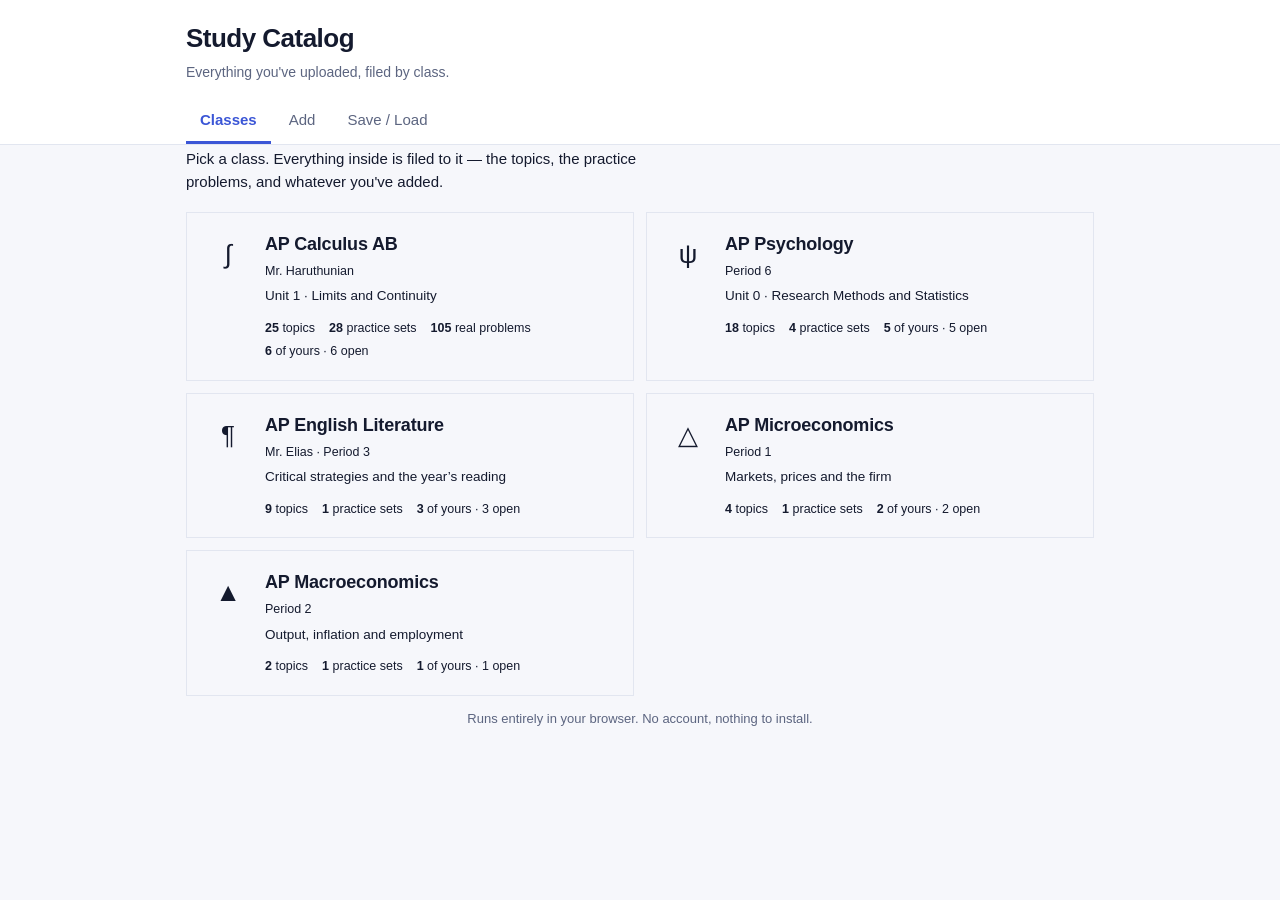
<file: index.html>
<!doctype html>
<html lang="en">
<head>
<meta charset="utf-8">
<meta name="viewport" content="width=device-width, initial-scale=1">
<title>Study Catalog</title>
<link rel="stylesheet" href="style.css">
</head>
<body>
<header class="topbar">
  <div class="wrap">
    <div class="brand">
      <h1>Study Catalog</h1>
      <p class="tag">Everything you've uploaded, filed by class.</p>
    </div>
    <nav class="tabs" role="tablist">
      <button class="tab active" data-view="classes">Classes</button>
      <button class="tab" data-view="add">Add</button>
      <button class="tab" data-view="data">Save / Load</button>
    </nav>
  </div>
</header>

<main class="wrap">

  <!-- CLASSES: picker, then a single class -->
  <section id="view-classes" class="view active">
    <div id="classPicker"></div>
    <div id="classDetail" hidden></div>
  </section>

  <!-- ADD -->
  <section id="view-add" class="view">
    <div class="card">
      <h2>Add to the catalog</h2>
      <p class="hint">One item per line — a question, a topic, a note. Each line is filed
      into a class automatically, and matched to an explanation where one exists.
      Start a line with <code>!</code> to flag it as priority.</p>
      <label class="lbl">File into
        <select id="addClass"><option value="">work it out from the text</option></select>
      </label>
      <textarea id="bulk" rows="10" placeholder="Evaluate the limit of sin(4x)/x as x approaches 0
!Types of discontinuities
Random sampling vs random assignment
The Story of an Hour — the open window
Elasticity of demand"></textarea>
      <div class="row">
        <button id="btnSort" class="primary">Add to catalog</button>
        <button id="btnClearBox" class="ghost">Clear</button>
      </div>
      <div id="addResult" class="result" hidden></div>
    </div>
  </section>

  <!-- SAVE / LOAD -->
  <section id="view-data" class="view">
    <div class="card">
      <h2>Don't lose your work</h2>
      <p class="hint">The catalog lives in this browser. Export a backup before anything
      important — clearing your browser data wipes it.</p>
      <div class="row">
        <button id="btnExportJson" class="primary">Export backup (.json)</button>
        <button id="btnExportMd" class="ghost">Export study sheet (.md)</button>
        <button id="btnPrint" class="ghost">Print / Save as PDF</button>
      </div>
      <div class="row">
        <label class="filebtn">Import backup<input id="importFile" type="file" accept="application/json"></label>
      </div>
      <div id="dataMsg" class="result" hidden></div>
    </div>
    <div class="card">
      <h2>Write your own explanation</h2>
      <p class="hint">Anything the catalog doesn't cover, write once and it's filed with the rest.</p>
      <input id="ownTitle" placeholder="Topic name">
      <label class="lbl">Class <select id="ownClass"></select></label>
      <textarea id="ownBody" rows="6" placeholder="Explain it in your own words."></textarea>
      <button id="btnSaveOwn" class="primary">Save to my catalog</button>
      <div id="ownMsg" class="result" hidden></div>
    </div>
  </section>

</main>

<footer class="wrap foot">
  <p>Runs entirely in your browser. No account, nothing to install.</p>
</footer>

<script src="library.js"></script>
<script src="practice.js"></script>
<script src="app.js"></script>
</body>
</html>
</file>
<file: style.css>
:root{
  --bg:#f6f7fb; --card:#fff; --ink:#141a2e; --muted:#5c6580;
  --line:#e2e6f0; --brand:#3b56d6; --brand-ink:#fff;
  --ok:#137a4a; --ok-bg:#e6f6ed; --warn:#8a5a00; --warn-bg:#fdf3df;
  --hot:#b3261e; --hot-bg:#fdeceb; --radius:12px;
}
*{box-sizing:border-box}
html,body{margin:0;padding:0}
body{background:var(--bg);color:var(--ink);font:16px/1.55 -apple-system,BlinkMacSystemFont,"Segoe UI",Roboto,Helvetica,Arial,sans-serif}
.wrap{max-width:940px;margin:0 auto;padding:0 16px}
.topbar{background:var(--card);border-bottom:1px solid var(--line);padding:18px 0 0}
h1{margin:0;font-size:26px;letter-spacing:-.02em}
.tag{margin:4px 0 14px;color:var(--muted);font-size:14px}
.tabs{display:flex;gap:4px;flex-wrap:wrap}
.tab{background:none;border:none;border-bottom:3px solid transparent;padding:10px 14px;font:inherit;font-size:15px;color:var(--muted);cursor:pointer;border-radius:8px 8px 0 0}
.tab:hover{background:#f0f2f8;color:var(--ink)}
.tab.active{color:var(--brand);border-bottom-color:var(--brand);font-weight:600}
.count{display:inline-block;min-width:20px;padding:1px 6px;border-radius:20px;background:#e8ebf5;color:var(--muted);font-size:12px;font-weight:600;vertical-align:middle}
main{padding:20px 0 40px}
.view{display:none}
.view.active{display:block}
.card{background:var(--card);border:1px solid var(--line);border-radius:var(--radius);padding:18px;margin-bottom:16px}
.card h2{margin:0 0 8px;font-size:18px;letter-spacing:-.01em}
.hint{color:var(--muted);font-size:14px;margin:0 0 12px}
code{background:#eef0f7;padding:1px 5px;border-radius:5px;font-size:13px}
textarea,input[type=text],input[type=search],select{
  width:100%;font:inherit;padding:10px 12px;border:1px solid var(--line);
  border-radius:9px;background:#fdfdff;color:var(--ink);margin-bottom:10px}
textarea{resize:vertical;font-family:ui-monospace,SFMono-Regular,Menlo,monospace;font-size:14px;line-height:1.6}
input:focus,textarea:focus,select:focus{outline:2px solid var(--brand);outline-offset:-1px;border-color:var(--brand)}
.row{display:flex;gap:8px;flex-wrap:wrap;align-items:center;margin-bottom:6px}
button{font:inherit;padding:9px 16px;border-radius:9px;border:1px solid var(--line);background:#fff;cursor:pointer;color:var(--ink)}
button:hover{background:#f2f4fa}
button.primary{background:var(--brand);color:var(--brand-ink);border-color:var(--brand);font-weight:600}
button.primary:hover{filter:brightness(1.08)}
button.ghost{background:#fff}
button.danger{color:var(--hot);border-color:#f2c9c6}
button.danger:hover{background:var(--hot-bg)}
.filebtn{display:inline-block;padding:9px 16px;border:1px solid var(--line);border-radius:9px;background:#fff;cursor:pointer}
.filebtn input{display:none}
.result{margin-top:12px;padding:10px 12px;border-radius:9px;background:var(--ok-bg);color:var(--ok);font-size:14px}
.result.warn{background:var(--warn-bg);color:var(--warn)}
.toolbar{display:grid;grid-template-columns:1fr 160px 170px 170px auto;gap:8px;align-items:start}
.toolbar input,.toolbar select{margin:0}
@media(max-width:760px){.toolbar{grid-template-columns:1fr 1fr}}
.group{margin-bottom:18px}
.group>h3{margin:0 0 8px;font-size:15px;text-transform:uppercase;letter-spacing:.06em;color:var(--muted)}
.item{background:var(--card);border:1px solid var(--line);border-left:4px solid var(--line);border-radius:10px;padding:12px 14px;margin-bottom:8px}
.item.pri{border-left-color:var(--hot)}
.item.has{border-left-color:var(--ok)}
.item.done{opacity:.5}
.item .txt{font-weight:500}
.item.done .txt{text-decoration:line-through}
.meta{display:flex;gap:6px;flex-wrap:wrap;align-items:center;margin-top:8px}
.chip{font-size:12px;padding:2px 9px;border-radius:20px;background:#eef0f7;color:var(--muted);font-weight:600}
.chip.g{background:var(--ok-bg);color:var(--ok)}
.chip.a{background:var(--warn-bg);color:var(--warn)}
.chip.r{background:var(--hot-bg);color:var(--hot)}
.item .acts{margin-left:auto;display:flex;gap:6px}
.item .acts button{padding:4px 10px;font-size:13px}
.exp{margin-top:10px;padding-top:10px;border-top:1px dashed var(--line)}
.exp h4{margin:12px 0 4px;font-size:14px;text-transform:uppercase;letter-spacing:.05em;color:var(--muted)}
.exp h4:first-child{margin-top:0}
.exp p{margin:0 0 8px}
.exp ul{margin:0 0 8px;padding-left:20px}
.exp .fx{display:block;background:#f4f6fc;border:1px solid var(--line);border-radius:8px;padding:8px 12px;margin:6px 0;font-family:ui-monospace,Menlo,monospace;font-size:14px}
.suggest{display:flex;gap:6px;flex-wrap:wrap}
.suggest button{padding:5px 12px;font-size:13px;border-radius:20px}
.libindex{display:flex;gap:6px;flex-wrap:wrap}
.libindex button{padding:4px 11px;font-size:13px;border-radius:20px;background:#f4f6fc}
.plain{margin:0;padding-left:20px;color:var(--muted);font-size:14px}
.plain li{margin-bottom:5px}
.plain b{color:var(--ink)}
.qcard{text-align:center;padding:34px 20px}
.qcard .qq{font-size:22px;font-weight:600;margin-bottom:18px}
.qprog{color:var(--muted);font-size:13px;margin-bottom:14px}
.empty{text-align:center;color:var(--muted);padding:34px}
.steps{counter-reset:s;list-style:none;padding:0;margin:0}
.steps li{counter-increment:s;position:relative;padding:0 0 12px 34px;margin:0}
.steps li::before{content:counter(s);position:absolute;left:0;top:0;width:23px;height:23px;border-radius:50%;background:var(--brand);color:#fff;font-size:13px;font-weight:700;display:grid;place-items:center}
.foot{color:var(--muted);font-size:13px;text-align:center;padding-bottom:24px}
@media print{.topbar,.toolbar,.acts,.foot,button{display:none!important}.view{display:block!important}.card,.item{break-inside:avoid;border:1px solid #ccc}}

/* ---- test maker ---- */
.modeRow{margin-bottom:14px}
.modebtn{border-radius:9px}
.modebtn.active{background:var(--brand);color:#fff;border-color:var(--brand);font-weight:600}
.picker{display:grid;grid-template-columns:repeat(auto-fill,minmax(230px,1fr));gap:6px;margin-bottom:12px}
.picker label{display:flex;gap:8px;align-items:center;padding:8px 10px;border:1px solid var(--line);border-radius:9px;font-size:14px;cursor:pointer;background:#fdfdff}
.picker label:hover{background:#f2f4fa}
.picker label.on{border-color:var(--brand);background:#eef1fd}
.picker input{width:auto;margin:0}
.lbl{font-size:14px;color:var(--muted);display:flex;gap:6px;align-items:center}
.lbl select{width:auto;margin:0}
.q{background:var(--card);border:1px solid var(--line);border-radius:10px;padding:14px 16px;margin-bottom:10px}
.q .qhead{display:flex;gap:10px;align-items:baseline;margin-bottom:8px}
.qnum{font-weight:700;color:var(--brand);font-size:14px;min-width:26px}
.qtext{white-space:pre-wrap;font-size:16px;line-height:1.6}
.qtype{font-size:12px;color:var(--muted);margin-left:auto;white-space:nowrap}
.q .ansrow{display:flex;gap:8px;align-items:center;margin-top:10px}
.q .ansrow input{margin:0;max-width:340px}
.q.right{border-left:4px solid var(--ok)}
.q.wrong{border-left:4px solid var(--hot)}
.verdict{font-weight:700;font-size:14px;margin-top:8px}
.verdict.ok{color:var(--ok)} .verdict.no{color:var(--hot)}
.work{margin-top:10px;padding:12px 14px;background:#f7f9fe;border:1px solid var(--line);border-radius:9px}
.work h5{margin:0 0 8px;font-size:13px;text-transform:uppercase;letter-spacing:.05em;color:var(--muted)}
.scorebox{text-align:center;padding:22px}
.scorebox .big{font-size:42px;font-weight:800;letter-spacing:-.03em}
.scorebox .pct{color:var(--muted);margin-bottom:14px}
.selfgrade{display:flex;gap:6px;margin-top:10px}
.selfgrade button{font-size:13px;padding:5px 12px}
.selfgrade button.sel{background:var(--brand);color:#fff;border-color:var(--brand)}

/* ---------- catalog: class picker ---------- */
.lede{color:var(--ink-2);font-size:15px;max-width:60ch;margin:2px 0 18px}
.classgrid{display:grid;grid-template-columns:repeat(auto-fill,minmax(300px,1fr));gap:12px}
.classcard{
  display:flex;gap:14px;align-items:flex-start;text-align:left;
  background:var(--surface);border:1px solid var(--line);border-radius:var(--r-lg);
  padding:18px;cursor:pointer;box-shadow:var(--shadow);width:100%;font:inherit;color:inherit;
}
.classcard:hover{border-color:var(--accent);background:var(--surface)}
.classcard:focus-visible{outline:2px solid var(--accent);outline-offset:2px}
.cglyph{
  font-family:var(--serif);font-size:26px;line-height:1;color:var(--accent);
  background:var(--accent-soft);border-radius:10px;
  width:46px;height:46px;display:grid;place-items:center;flex:none;
}
.cglyph.big{width:54px;height:54px;font-size:30px}
.cbody{display:flex;flex-direction:column;gap:3px;min-width:0}
.cname{font-family:var(--serif);font-size:18px;font-weight:600;letter-spacing:-.01em}
.cmeta{font-size:12.5px;color:var(--ink-3)}
.cunit{font-size:13.5px;color:var(--ink-2);margin-top:2px}
.cstats{display:flex;flex-wrap:wrap;gap:4px 14px;margin-top:9px;font-size:12.5px;color:var(--ink-3)}
.cstats b{color:var(--ink);font-weight:600;font-variant-numeric:tabular-nums}
.cstats .hot b{color:var(--alert)}

/* ---------- catalog: one class ---------- */
.crumb{
  background:none;border:0;padding:4px 0;margin-bottom:12px;
  color:var(--ink-2);font:inherit;font-size:13.5px;cursor:pointer;
}
.crumb:hover{color:var(--accent)}
.classhead{display:flex;gap:14px;align-items:center;margin-bottom:16px}
.classhead h2{font-family:var(--serif);font-size:24px;font-weight:600;margin:0;letter-spacing:-.015em}
.classhead .meta{margin:2px 0 0;color:var(--ink-2);font-size:13.5px}
.subtabs{display:flex;gap:2px;flex-wrap:wrap;border-bottom:1px solid var(--line);margin-bottom:18px}
.subtabs button{
  background:none;border:0;border-bottom:2px solid transparent;
  padding:8px 13px;font:inherit;font-size:14px;font-weight:500;
  color:var(--ink-2);cursor:pointer;border-radius:6px 6px 0 0;
}
.subtabs button:hover{background:var(--surface-2);color:var(--ink)}
.subtabs button.active{color:var(--accent);border-bottom-color:var(--accent);font-weight:600}
.card h3{font-family:var(--serif);font-size:17px;font-weight:600;margin:0 0 6px}

.topiclist{display:flex;flex-wrap:wrap;gap:6px}
.topiclist button{
  padding:6px 13px;font-size:13.5px;border-radius:20px;
  background:var(--surface-2);border:1px solid var(--line);text-align:left;
}
.topiclist button:hover{border-color:var(--accent);color:var(--accent)}
.topiclist .mine{font-size:11px;color:var(--ok);font-weight:700}
</file>
